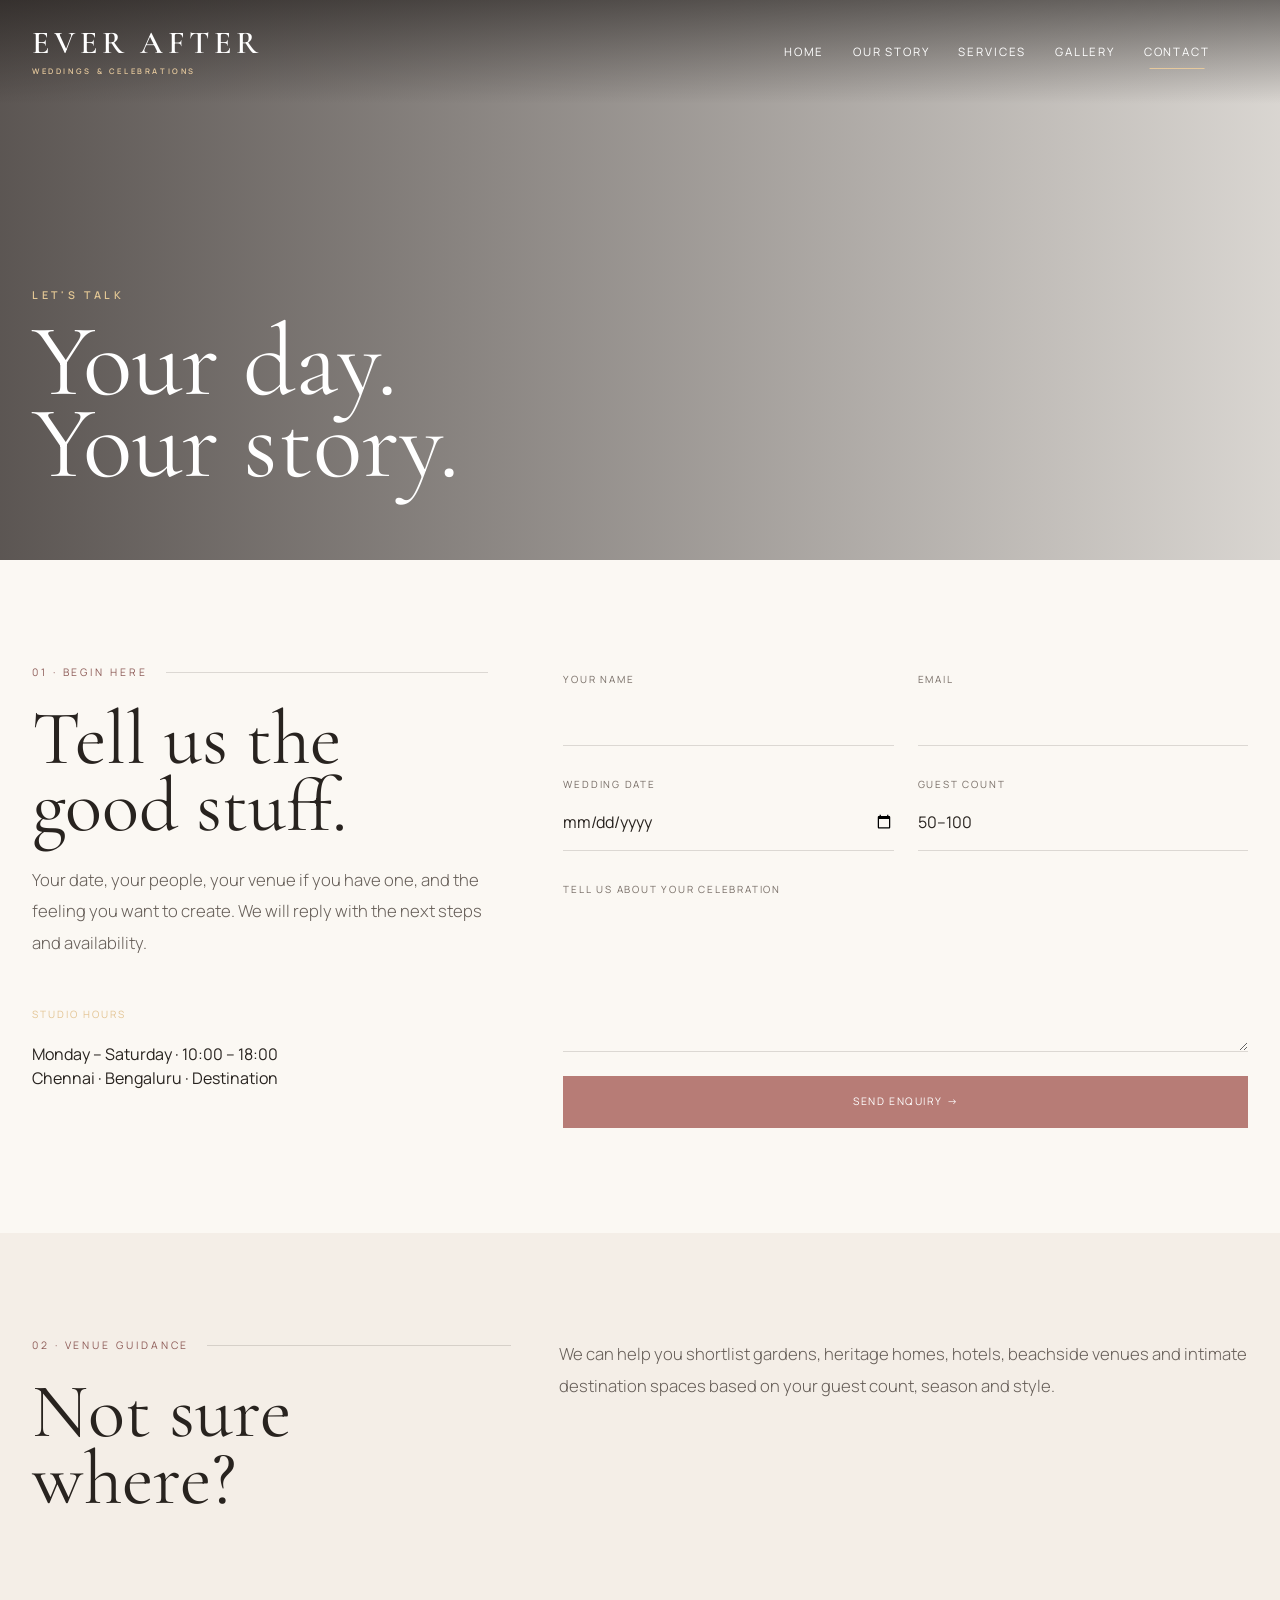
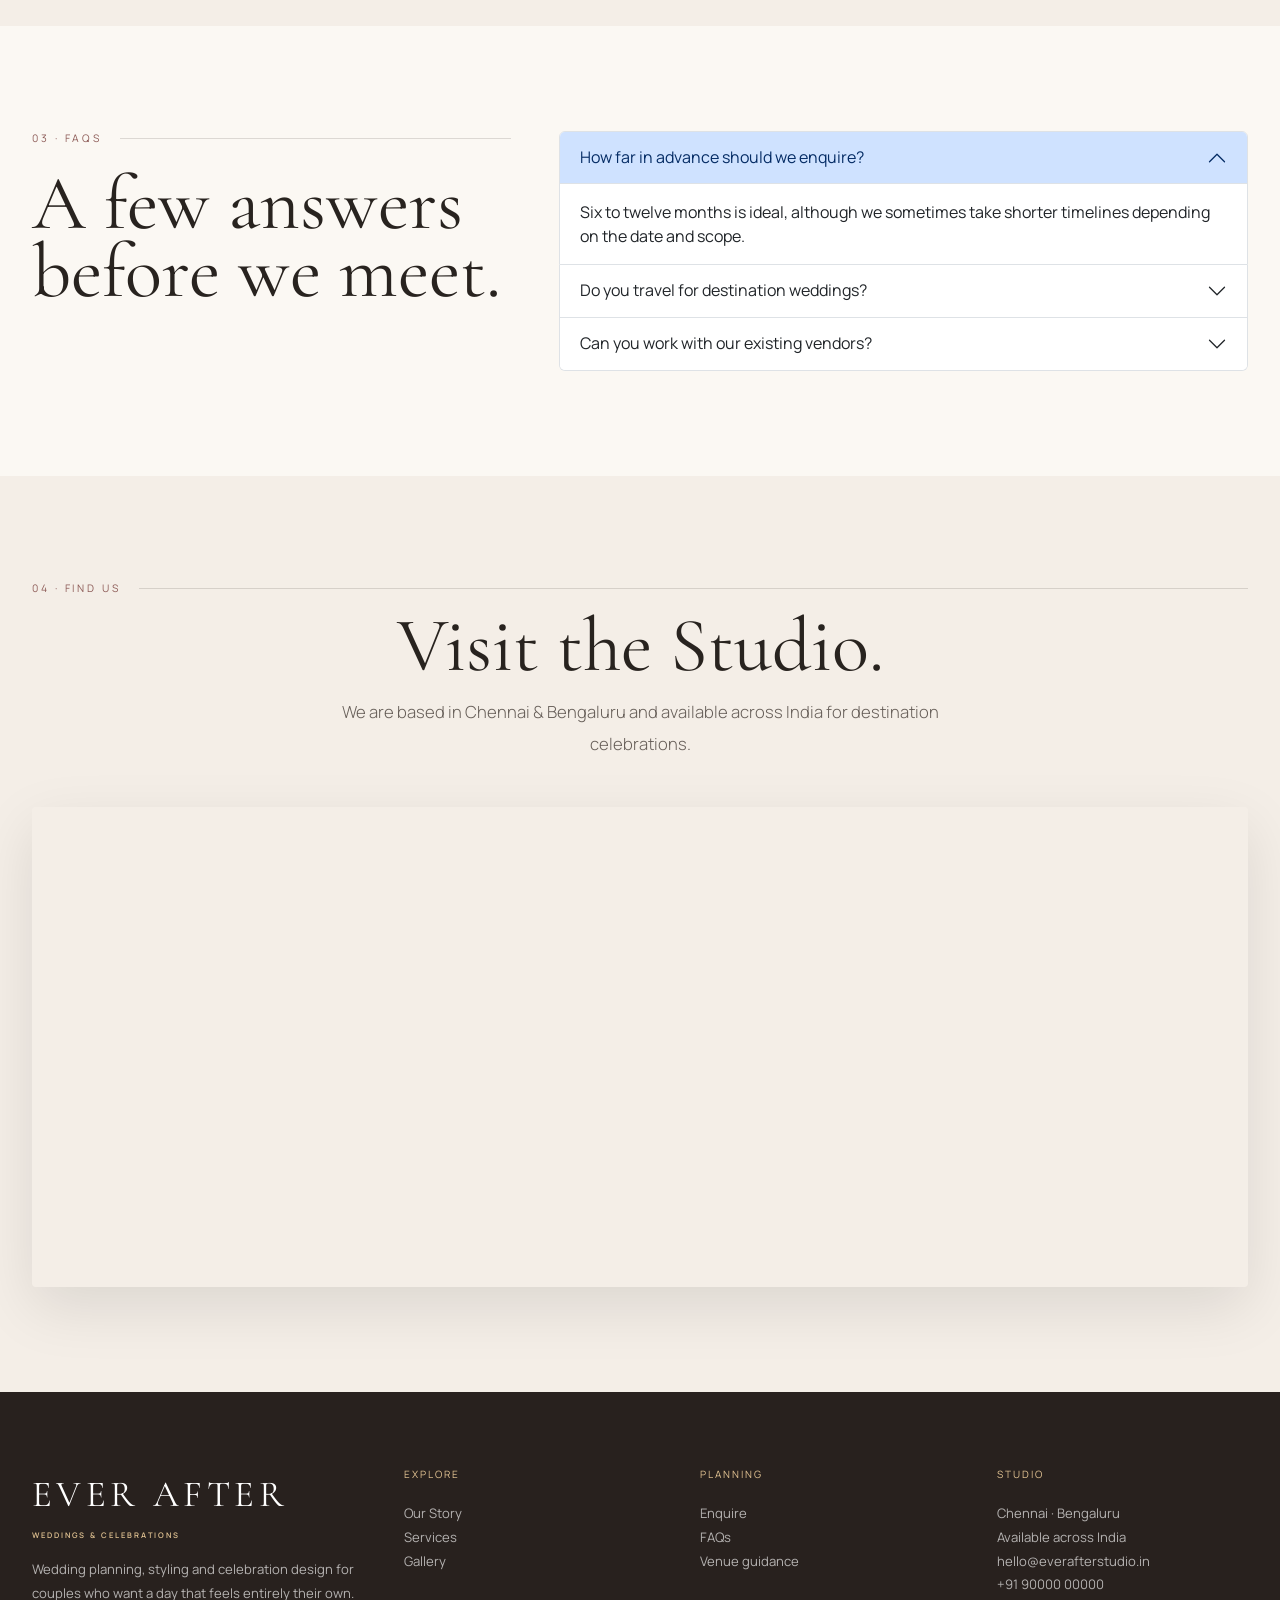
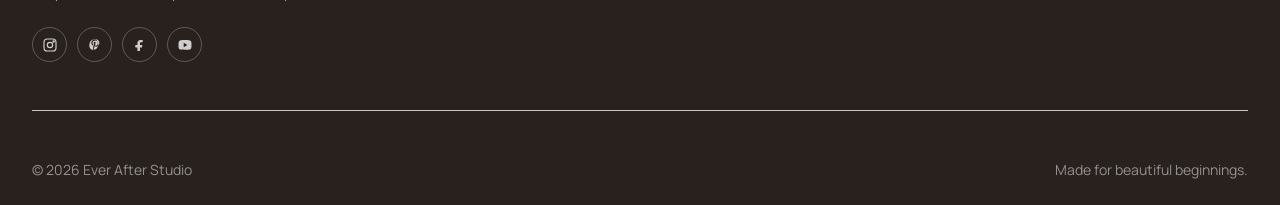
<file: contact.html>
<!doctype html><html lang="en"><head><meta charset="utf-8"><meta name="viewport" content="width=device-width, initial-scale=1"><title>Contact | Ever After Wedding Studio</title><meta name="description" content="Enquire about wedding planning, marriage events, destination weddings and celebration design."><meta name="keywords" content="wedding planner, wedding events, marriage event planner, wedding decor, wedding photography, wedding celebration"><link rel="icon" href="favicon.svg" type="image/svg+xml"><link rel="preconnect" href="https://fonts.googleapis.com"><link rel="preconnect" href="https://fonts.gstatic.com" crossorigin><link href="https://fonts.googleapis.com/css2?family=Allura&family=Cormorant+Garamond:wght@300;400;500;600&family=Manrope:wght@400;500;600;700&display=swap" rel="stylesheet"><link href="https://cdn.jsdelivr.net/npm/bootstrap@5.3.3/dist/css/bootstrap.min.css" rel="stylesheet"><link rel="stylesheet" href="assets/css/style.css"></head><body><nav class="navbar navbar-expand-lg"><div class="container"><a class="navbar-brand brand" href="index.html">EVER AFTER<small>WEDDINGS & CELEBRATIONS</small></a><button class="navbar-toggler" type="button" data-bs-toggle="collapse" data-bs-target="#mainNav" aria-controls="mainNav" aria-expanded="false"><span class="navbar-toggler-icon"></span></button><div class="collapse navbar-collapse justify-content-end" id="mainNav"><ul class="navbar-nav align-items-lg-center me-lg-4"><li class="nav-item"><a class="nav-link " href="index.html">Home</a></li><li class="nav-item"><a class="nav-link " href="story.html">Our Story</a></li><li class="nav-item"><a class="nav-link " href="services.html">Services</a></li><li class="nav-item"><a class="nav-link " href="gallery.html">Gallery</a></li><li class="nav-item"><a class="nav-link active" href="contact.html">Contact</a></li></ul></div></div></nav><section class="page-hero contact-hero"><div class="container"><div class="eyebrow">Let's talk</div><h1>Your day.<br>Your story.</h1></div></section>
<section class="section"><div class="container"><div class="contact-grid"><div class="reveal"><div class="rule-title">01 · Begin here</div><h2 class="display mt-4">Tell us the good stuff.</h2><p class="lead mt-4">Your date, your people, your venue if you have one, and the feeling you want to create. We will reply with the next steps and availability.</p><div class="mt-5"><div class="footer-title">Studio hours</div><p>Monday – Saturday · 10:00 – 18:00<br>Chennai · Bengaluru · Destination</p></div></div><form class="reveal"><div class="row g-4"><div class="col-md-6"><label>Your name</label><input class="form-control" required></div><div class="col-md-6"><label>Email</label><input type="email" class="form-control" required></div><div class="col-md-6"><label>Wedding date</label><input type="date" class="form-control"></div><div class="col-md-6"><label>Guest count</label><select class="form-select"><option>50–100</option><option>100–200</option><option>200–400</option><option>400+</option></select></div><div class="col-12"><label>Tell us about your celebration</label><textarea class="form-control" rows="5"></textarea></div><div class="col-12"><button class="btn-wedding" type="submit">Send Enquiry →</button><div class="form-message d-none mt-3 text-success">Thank you. We will be in touch within one business day.</div></div></div></form></div></div></section>
<section class="section paper" id="venue"><div class="container"><div class="row g-5"><div class="col-lg-5 reveal"><div class="rule-title">02 · Venue guidance</div><h2 class="display mt-4">Not sure where?</h2></div><div class="col-lg-7 reveal"><p class="lead">We can help you shortlist gardens, heritage homes, hotels, beachside venues and intimate destination spaces based on your guest count, season and style.</p></div></div></div></section>
<section class="section" id="faq"><div class="container"><div class="row g-5"><div class="col-lg-5 reveal"><div class="rule-title">03 · FAQs</div><h2 class="display mt-4">A few answers before we meet.</h2></div><div class="col-lg-7"><div class="accordion" id="faqList"><div class="accordion-item reveal"><h2 class="accordion-header"><button class="accordion-button" data-bs-toggle="collapse" data-bs-target="#f1">How far in advance should we enquire?</button></h2><div id="f1" class="accordion-collapse collapse show" data-bs-parent="#faqList"><div class="accordion-body">Six to twelve months is ideal, although we sometimes take shorter timelines depending on the date and scope.</div></div></div><div class="accordion-item reveal"><h2 class="accordion-header"><button class="accordion-button collapsed" data-bs-toggle="collapse" data-bs-target="#f2">Do you travel for destination weddings?</button></h2><div id="f2" class="accordion-collapse collapse" data-bs-parent="#faqList"><div class="accordion-body">Yes. We plan destination celebrations across India and build travel logistics into the planning process.</div></div></div><div class="accordion-item reveal"><h2 class="accordion-header"><button class="accordion-button collapsed" data-bs-toggle="collapse" data-bs-target="#f3">Can you work with our existing vendors?</button></h2><div id="f3" class="accordion-collapse collapse" data-bs-parent="#faqList"><div class="accordion-body">Absolutely. We can integrate trusted vendors already selected by you and coordinate the full team.</div></div></div></div></div></div></div></section>
<section class="section paper map-section"><div class="container"><div class="text-center mb-5 reveal"><div class="rule-title justify-content-center">04 · Find us</div><h2 class="display mt-3">Visit the Studio.</h2><p class="lead mx-auto mt-3" style="max-width:600px">We are based in Chennai &amp; Bengaluru and available across India for destination celebrations.</p></div><div class="map-wrapper reveal"><iframe src="https://www.google.com/maps/embed?pb=!1m18!1m12!1m3!1d248849.8865825844!2d80.06995793039506!3d13.047525090305928!2m3!1f0!2f0!3f0!3m2!1i1024!2i768!4f13.1!3m3!1m2!1s0x3a5265ea4f7d3361%3A0x6e61a70b6863d433!2sChennai%2C%20Tamil%20Nadu!5e0!3m2!1sen!2sin!4v1700000000000!5m2!1sen!2sin" width="100%" height="480" style="border:0;" allowfullscreen="" loading="lazy" referrerpolicy="no-referrer-when-downgrade" title="Ever After Studio – Chennai location map"></iframe></div></div></section><footer class="footer"><div class="container"><div class="footer-grid"><div><div class="footer-brand">EVER AFTER<small>WEDDINGS &amp; CELEBRATIONS</small></div><p class="mt-3">Wedding planning, styling and celebration design for couples who want a day that feels entirely their own.</p><div class="socials" aria-label="Social media">
<a href="#" aria-label="Instagram" title="Instagram"><svg viewBox="0 0 24 24" aria-hidden="true"><rect x="3" y="3" width="18" height="18" rx="5"></rect><circle cx="12" cy="12" r="4"></circle><circle cx="17.4" cy="6.6" r="1"></circle></svg></a>
<a href="#" aria-label="Pinterest" title="Pinterest"><svg viewBox="0 0 24 24" aria-hidden="true"><path d="M12 3.5a8.5 8.5 0 0 0-3.1 16.42c-.08-1.4-.01-3.07.35-4.5l1.1-4.66s-.28-.56-.28-1.39c0-1.3.75-2.27 1.68-2.27.79 0 1.17.59 1.17 1.3 0 .79-.5 1.97-.76 3.06-.22.92.46 1.67 1.37 1.67 1.65 0 2.76-1.74 2.76-4.25 0-2.22-1.6-3.77-3.88-3.77-2.64 0-4.19 1.98-4.19 4.02 0 .8.31 1.66.69 2.13.08.1.09.19.07.29l-.26 1.07c-.04.17-.14.21-.32.13-1.19-.55-1.93-2.28-1.93-3.68 0-3 2.18-5.76 6.28-5.76 3.3 0 5.86 2.35 5.86 5.49 0 3.28-2.07 5.92-4.94 5.92-0.96 0-1.87-.5-2.18-1.09l-.59 2.25c-.21.82-.77 1.84-1.15 2.46.86.26 1.76.4 2.69.4A8.5 8.5 0 0 0 12 3.5Z"></path></svg></a>
<a href="#" aria-label="Facebook" title="Facebook"><svg viewBox="0 0 24 24" aria-hidden="true"><path d="M14 8h2V4.5c-.35-.05-1.55-.15-2.95-.15-2.92 0-4.92 1.78-4.92 5.05V12H5v3.9h3.13V21h3.84v-5.1H15l.46-3.9h-3.49V9.65c0-1.13.3-1.65 2.03-1.65Z"></path></svg></a>
<a href="#" aria-label="YouTube" title="YouTube"><svg viewBox="0 0 24 24" aria-hidden="true"><path d="M21.3 7.05a2.8 2.8 0 0 0-1.97-1.98C17.59 4.6 12 4.6 12 4.6s-5.59 0-7.33.47A2.8 2.8 0 0 0 2.7 7.05C2.23 8.79 2.23 12 2.23 12s0 3.21.47 4.95a2.8 2.8 0 0 0 1.97 1.98c1.74.47 7.33.47 7.33.47s5.59 0 7.33-.47a2.8 2.8 0 0 0 1.97-1.98c.47-1.74.47-4.95.47-4.95s0-3.21-.47-4.95ZM10.1 15.2V8.8l5.5 3.2-5.5 3.2Z"></path></svg></a>
</div></div><div><div class="footer-title">Explore</div><p><a href="story.html">Our Story</a><br><a href="services.html">Services</a><br><a href="gallery.html">Gallery</a></p></div><div><div class="footer-title">Planning</div><p><a href="contact.html">Enquire</a><br><a href="contact.html#faq">FAQs</a><br><a href="contact.html#venue">Venue guidance</a></p></div><div><div class="footer-title">Studio</div><p>Chennai · Bengaluru<br>Available across India<br>hello@everafterstudio.in<br>+91 90000 00000</p></div></div><div class="pt-5 mt-5 border-top border-secondary-subtle d-flex justify-content-between small text-white-50"><span>© <span data-year></span> Ever After Studio</span><span>Made for beautiful beginnings.</span></div></div></footer>
<button class="scroll-top" type="button" aria-label="Scroll to top" title="Back to top">
<svg viewBox="0 0 24 24" aria-hidden="true"><path d="m6 14 6-6 6 6"></path></svg>
</button><script src="https://cdn.jsdelivr.net/npm/bootstrap@5.3.3/dist/js/bootstrap.bundle.min.js"></script><script src="assets/js/main.js"></script></body></html>
</file>
<file: assets/css/style.css>
:root {
  --ivory: #fbf8f3;
  --paper: #f4eee7;
  --ink: #28231f;
  --rose: #b77c76;
  --rose-dark: #8d5b57;
  --gold: #b49360;
  --line: rgba(40, 35, 31, .15);
  --white: #fff;
  --serif: "Cormorant Garamond", Georgia, serif;
  --sans: "Manrope", Arial, sans-serif;
}

* {
  box-sizing: border-box
}

html {
  scroll-behavior: smooth
}

body {
  margin: 0;
  background: var(--ivory);
  color: var(--ink);
  font-family: var(--sans);
  overflow-x: hidden
}

img {
  max-width: 100%;
  display: block
}

a {
  text-decoration: none;
  color: inherit
}

.section {
  padding: 105px 0
}

.paper {
  background: var(--paper)
}

.container {
  max-width: 1240px
}

.navbar {
  position: absolute;
  top: 0;
  left: 0;
  right: 0;
  z-index: 50;
  padding: 25px 0;
  background: linear-gradient(to bottom, rgba(22, 18, 16, .55), transparent);
  transition: .35s
}

.navbar.scrolled {
  position: fixed;
  background: rgba(35, 28, 25, .96);
  padding: 15px 0;
  box-shadow: 0 8px 30px rgba(0, 0, 0, .12)
}

.brand {
  font-family: var(--serif);
  font-size: 2rem;
  letter-spacing: .14em;
  color: #fff;
  font-weight: 600;
  line-height: .8
}

.brand small {
  display: block;
  font-family: var(--sans);
  font-size: .48rem;
  letter-spacing: .34em;
  color: #e6c99d;
  margin-top: 12px
}

.nav-link {
  font-size: .72rem;
  letter-spacing: .16em;
  text-transform: uppercase;
  color: #fff !important;
  padding: .7rem .9rem !important;
  position: relative
}

.nav-link:after {
  content: "";
  position: absolute;
  left: 50%;
  bottom: 3px;
  width: 0;
  height: 1px;
  background: #e6c99d;
  transition: .3s;
  transform: translateX(-50%)
}

.nav-link:hover:after,
.nav-link.active:after {
  width: 58%
}

.navbar-toggler {
  border: 1px solid rgba(255, 255, 255, .55) !important;
  padding: 8px 10px
}

.navbar-toggler-icon {
  filter: invert(1)
}

.btn-wedding {
  display: inline-flex;
  align-items: center;
  justify-content: center;
  gap: 9px;
  background: var(--rose);
  color: #fff;
  border: 1px solid var(--rose);
  padding: 14px 23px;
  text-transform: uppercase;
  letter-spacing: .15em;
  font-size: .65rem;
  transition: .3s
}

.btn-wedding:hover {
  background: transparent;
  color: var(--rose);
  border-color: var(--rose)
}

.btn-lightline {
  display: inline-flex;
  padding: 13px 20px;
  border: 1px solid rgba(255, 255, 255, .65);
  color: #fff;
  text-transform: uppercase;
  letter-spacing: .15em;
  font-size: .65rem
}

.hero {
  min-height: 820px;
  position: relative;
  background: linear-gradient(90deg, rgba(20, 14, 13, .62), rgba(20, 14, 13, .08)), url("https://images.unsplash.com/photo-1519741497674-611481863552?auto=format&fit=crop&w=2200&q=90") center/cover;
  display: flex;
  align-items: center;
  color: #fff
}

.hero:after {
  content: "";
  position: absolute;
  inset: auto 0 0;
  height: 180px;
  background: linear-gradient(transparent, var(--ivory))
}

.hero-content {
  position: relative;
  z-index: 2;
  max-width: 100%;
  padding-top: 70px;
  margin: 0 auto;
  text-align: center
}

.eyebrow {
  font-size: .67rem;
  letter-spacing: .34em;
  text-transform: uppercase;
  color: #e4c895;
  font-weight: 600
}

.hero h1 {
  font-family: var(--serif);
  font-size: clamp(4.6rem, 9vw, 9.3rem);
  font-weight: 400;
  line-height: .82;
  margin: 25px 0
}

.hero p {
  max-width: 600px;
  font-size: 1rem;
  line-height: 1.9;
  color: rgba(255, 255, 255, .86);
  margin: 0 auto
}

.script {
  font-family: "Allura", cursive;
  font-size: 3rem;
  color: var(--rose)
}

.display {
  font-family: var(--serif);
  font-weight: 400;
  font-size: clamp(3.2rem, 6vw, 6.3rem);
  line-height: .88
}

.lead {
  font-size: 1.04rem;
  line-height: 1.9;
  color: #665e58
}

.story-grid {
  display: grid;
  grid-template-columns: 1.05fr .95fr;
  gap: 80px;
  align-items: center
}

.story-image {
  height: 690px;
  object-fit: cover
}

.story-copy {
  padding-right: 20px
}

.rule-title {
  display: flex;
  align-items: center;
  gap: 18px;
  font-size: .65rem;
  letter-spacing: .28em;
  text-transform: uppercase;
  color: var(--rose-dark)
}

.rule-title:after {
  content: "";
  height: 1px;
  background: var(--line);
  flex: 1
}

.stats {
  display: grid;
  grid-template-columns: repeat(4, 1fr);
  border-top: 1px solid var(--line);
  border-bottom: 1px solid var(--line)
}

.stat {
  padding: 35px 20px;
  border-right: 1px solid var(--line);
  text-align: center
}

.stat:last-child {
  border-right: 0
}

.stat strong {
  display: block;
  font-family: var(--serif);
  font-size: 3.2rem;
  font-weight: 400;
  color: var(--rose-dark)
}

.stat span {
  font-size: .62rem;
  letter-spacing: .18em;
  text-transform: uppercase
}

.services-grid {
  display: grid;
  grid-template-columns: repeat(3, 1fr);
  gap: 1px;
  background: var(--line)
}

.service {
  background: var(--ivory);
  padding: 45px 35px;
  min-height: 310px;
  transition: .35s
}

.service:hover {
  background: #fff;
  transform: translateY(-5px)
}

.service-no {
  font-family: var(--serif);
  font-size: 1.7rem;
  color: var(--gold)
}

.service h3 {
  font-family: var(--serif);
  font-size: 2.1rem;
  font-weight: 400;
  margin: 45px 0 15px
}

.service p {
  line-height: 1.75;
  color: #706863
}

.gallery-grid {
  display: grid;
  grid-template-columns: 1.05fr .75fr 1fr;
  grid-auto-rows: 260px;
  gap: 18px
}

.gallery-item {
  position: relative;
  overflow: hidden
}

.gallery-item:nth-child(1) {
  grid-row: span 2
}

.gallery-item:nth-child(4) {
  grid-column: span 2
}

.gallery-item img {
  width: 100%;
  height: 100%;
  object-fit: cover;
  transition: .7s
}

.gallery-item:hover img {
  transform: scale(1.06)
}

.gallery-overlay {
  position: absolute;
  inset: auto 15px 15px;
  color: #fff;
  font-size: .65rem;
  letter-spacing: .16em;
  text-transform: uppercase;
  background: rgba(24, 18, 16, .55);
  padding: 11px 14px
}

.quote {
  font-family: var(--serif);
  font-size: clamp(2.5rem, 4.5vw, 4.7rem);
  line-height: 1.02;
  text-align: center;
  max-width: 920px;
  margin: auto
}

.quote small {
  display: block;
  font-family: var(--sans);
  font-size: .62rem;
  letter-spacing: .22em;
  text-transform: uppercase;
  color: var(--rose-dark);
  margin-top: 28px
}

.page-hero {
  min-height: 560px;
  display: flex;
  align-items: end;
  padding-bottom: 75px;
  color: #fff;
  background: linear-gradient(90deg, rgba(24, 17, 15, .68), rgba(24, 17, 15, .1)), center/cover
}

.page-hero h1 {
  font-family: var(--serif);
  font-size: clamp(4rem, 8vw, 8rem);
  font-weight: 400;
  line-height: .8;
  margin: 18px 0 0
}

.story-hero {
  background-image: linear-gradient(90deg, rgba(24, 17, 15, .68), rgba(24, 17, 15, .1)), url("https://images.unsplash.com/photo-1511285560929-80b456fea0bc?auto=format&fit=crop&w=2200&q=90")
}

.services-hero {
  background-image: linear-gradient(90deg, rgba(24, 17, 15, .68), rgba(24, 17, 15, .1)), url("https://images.unsplash.com/photo-1507504031003-b417219a0fde?auto=format&fit=crop&w=2200&q=90")
}

.gallery-hero {
  background-image: linear-gradient(90deg, rgba(24, 17, 15, .68), rgba(24, 17, 15, .1)), url("../img/gallery-hero.jpg")
}

.contact-hero {
  background-image: linear-gradient(90deg, rgba(24, 17, 15, .7), rgba(24, 17, 15, .15)), url("https://images.unsplash.com/photo-1519225421980-715cb0215aed?auto=format&fit=crop&w=2200&q=90")
}

.contact-grid {
  display: grid;
  grid-template-columns: .8fr 1.2fr;
  gap: 75px
}

.form-control,
.form-select {
  border: 0;
  border-bottom: 1px solid var(--line);
  border-radius: 0;
  background: transparent;
  padding: 16px 0;
  color: var(--ink);
  box-shadow: none !important
}

.form-control:focus,
.form-select:focus {
  border-color: var(--rose)
}

label {
  font-size: .62rem;
  letter-spacing: .18em;
  text-transform: uppercase;
  color: #776d66
}

footer {
  background: #28211e;
  color: #fff;
  padding: 75px 0 25px
}

.footer-grid {
  display: grid;
  grid-template-columns: 1.3fr 1fr 1fr 1fr;
  gap: 45px
}

.footer-brand {
  font-family: var(--serif);
  font-size: 2.3rem;
  letter-spacing: .12em
}

.footer-title {
  font-size: .63rem;
  letter-spacing: .2em;
  text-transform: uppercase;
  color: #e3c493;
  margin-bottom: 20px
}

.footer p,
.footer a {
  color: rgba(255, 255, 255, .65);
  font-size: .82rem;
  line-height: 1.8
}

.socials {
  display: flex;
  gap: 10px;
  margin-top: 22px
}

.socials a {
  width: 35px;
  height: 35px;
  border: 1px solid rgba(255, 255, 255, .25);
  display: grid;
  place-items: center;
  border-radius: 50%;
  transition: .3s
}

.socials a:hover {
  background: var(--rose);
  color: #fff;
  border-color: var(--rose)
}

.reveal {
  opacity: 0;
  transform: translateY(25px);
  transition: .8s ease
}

.reveal.show {
  opacity: 1;
  transform: none
}

.float-note {
  font-family: "Allura", cursive;
  font-size: 2rem;
  color: var(--rose);
  transform: rotate(-5deg);
  display: inline-block
}

@media(max-width:991.98px) {
  .navbar {
    padding: 18px 0
  }

  .navbar .navbar-collapse {
    background: rgba(40, 30, 27, .98);
    padding: 18px;
    margin-top: 12px
  }

  .navbar .navbar-nav {
    align-items: flex-start
  }

  .nav-link {
    padding: 12px 0 !important
  }

  .navbar .btn-wedding {
    margin-top: 10px;
    width: 100%
  }

  .hero {
    min-height: 760px
  }

  .story-grid,
  .contact-grid {
    grid-template-columns: 1fr;
    gap: 45px
  }

  .story-image {
    height: 520px
  }

  .services-grid {
    grid-template-columns: 1fr 1fr;
    gap: 1px;
    background: var(--line)
  }

  .services-grid .service:last-child:nth-child(odd) {
    grid-column: 1/-1;
    max-width: 50%;
    margin: 0 auto;
    background: var(--ivory)
  }

  .footer-grid {
    grid-template-columns: 1fr 1fr
  }

  .gallery-grid {
    grid-template-columns: 1fr 1fr;
    grid-auto-rows: 250px
  }

  .gallery-item:nth-child(1) {
    grid-row: span 1
  }

  .gallery-item:nth-child(4) {
    grid-column: span 1
  }

  .stats {
    grid-template-columns: 1fr 1fr
  }

  .stat:nth-child(2) {
    border-right: 0
  }

  .stat {
    border-bottom: 1px solid var(--line)
  }
}

@media(max-width:575.98px) {
  .section {
    padding: 75px 0
  }

  .hero {
    min-height: 720px
  }

  .hero h1 {
    font-size: 4.3rem
  }

  .story-image {
    height: 430px
  }

  .services-grid {
    grid-template-columns: 1fr !important;
    background: transparent
  }

  .services-grid .service {
    width: 100% !important;
    max-width: 100% !important;
    margin: 0 !important;
    border-bottom: 1px solid var(--line)
  }

  .services-grid .service:last-child:nth-child(odd) {
    grid-column: auto;
    max-width: 100%;
    background: var(--ivory)
  }

  .gallery-grid {
    grid-template-columns: 1fr;
    grid-auto-rows: 300px
  }

  .footer-grid {
    grid-template-columns: 1fr
  }

  .stats {
    grid-template-columns: 1fr
  }

  .stat {
    border-right: 0
  }

  .stat:last-child {
    border-bottom: 0
  }

  .page-hero {
    min-height: 500px
  }

  .brand {
    font-size: 1.65rem
  }
}

/* Gallery hero enhancement */
.gallery-hero {
  min-height: 620px;
  position: relative;
  background-position: center center !important;
  background-size: cover !important
}

.gallery-hero::after {
  content: "";
  position: absolute;
  inset: 0;
  background: linear-gradient(90deg, rgba(24, 17, 15, .72), rgba(24, 17, 15, .12) 65%, rgba(24, 17, 15, .05));
  pointer-events: none
}

.gallery-hero .container {
  position: relative;
  z-index: 2
}

/* Footer social icons */
.socials a {
  color: rgba(255, 255, 255, .78);
  text-decoration: none
}

.socials svg {
  width: 16px;
  height: 16px;
  fill: none;
  stroke: currentColor;
  stroke-width: 1.7;
  stroke-linecap: round;
  stroke-linejoin: round
}

.socials a:nth-child(2) svg,
.socials a:nth-child(3) svg,
.socials a:nth-child(4) svg {
  fill: currentColor;
  stroke: none
}

.socials a:hover {
  transform: translateY(-3px);
  color: #fff
}

/* Scroll to top */
.scroll-top {
  position: fixed;
  right: 24px;
  bottom: 24px;
  width: 46px;
  height: 46px;
  border: 1px solid rgba(255, 255, 255, .28);
  border-radius: 50%;
  background: #28211e;
  color: #fff;
  display: grid;
  place-items: center;
  opacity: 0;
  visibility: hidden;
  transform: translateY(12px);
  transition: .3s;
  z-index: 999;
  cursor: pointer;
  box-shadow: 0 10px 28px rgba(0, 0, 0, .18)
}

.scroll-top.show {
  opacity: 1;
  visibility: visible;
  transform: translateY(0)
}

.scroll-top:hover {
  background: var(--rose);
  border-color: var(--rose);
  transform: translateY(-3px)
}

.scroll-top svg {
  width: 18px;
  height: 18px;
  fill: none;
  stroke: currentColor;
  stroke-width: 1.8;
  stroke-linecap: round;
  stroke-linejoin: round
}

@media(max-width:575.98px) {
  .scroll-top {
    right: 16px;
    bottom: 16px;
    width: 42px;
    height: 42px
  }
}

/* Google Map Section */
.map-wrapper {
  border-radius: 4px;
  overflow: hidden;
  box-shadow: 0 20px 60px rgba(0, 0, 0, .10);
}

.map-wrapper iframe {
  display: block;
  filter: grayscale(20%) contrast(1.05);
  transition: .4s
}

.map-wrapper:hover iframe {
  filter: grayscale(0%) contrast(1)
}

/* Consistent tablet/mobile page padding */
@media (max-width: 991.98px){
  .container,
  .container-fluid,
  .section-inner,
  .content-wrap,
  .page-section,
  .hero-content,
  .footer-inner{
    padding-left: 32px !important;
    padding-right: 32px !important;
  }
  .row{
    --bs-gutter-x: 1.5rem;
  }
}
@media (max-width: 767.98px){
  .container,
  .container-fluid,
  .section-inner,
  .content-wrap,
  .page-section,
  .hero-content,
  .footer-inner{
    padding-left: 20px !important;
    padding-right: 20px !important;
  }
}

@media (max-width: 991.98px){
  .mobile-tablet-fixed{
    position: fixed !important;
    top: 0;
    left: 0;
    right: 0;
    width: 100%;
    z-index: 1050;
  }
  body{ padding-top: 0; }
}

/* Final correction pass: consistent responsive spacing and controls */
.footer-brand{display:inline-flex;flex-direction:column;align-items:flex-start}
.footer-brand small{display:block;font-family:var(--sans);font-size:.48rem;letter-spacing:.25em;font-weight:600;margin-top:8px;color:#e3c493}
.footer a{transition:color .25s ease,opacity .25s ease}
.footer a:hover{color:#fff;opacity:1}
.contact-form .btn-wedding, form .btn-wedding{width:100%;min-height:52px}
.gallery-hero .container{text-align:left}
.gallery-hero h1{margin-left:0;margin-right:0}
@media (max-width:991.98px){
  .navbar{position:fixed!important;top:0;left:0;right:0;width:100%;z-index:1050;background:rgba(35,28,25,.97)!important;padding:15px 0!important}
  body{padding-top:0}
  .container{padding-left:32px!important;padding-right:32px!important}
  .section,.page-hero,.hero-content{padding-left:0;padding-right:0}
  .hero .container{padding-left:32px!important;padding-right:32px!important}
  .btn-wedding{width:100%;max-width:100%}
}
@media (max-width:767.98px){
  .container{padding-left:20px!important;padding-right:20px!important}
  .hero .container{padding-left:20px!important;padding-right:20px!important}
  .navbar .container{padding-left:20px!important;padding-right:20px!important}
  .section{padding-top:70px;padding-bottom:70px}
  .page-hero{padding-top:145px;padding-bottom:70px}
  .gallery-hero .container{text-align:left}
  .btn-wedding{width:100%;min-height:52px}
}
</file>
